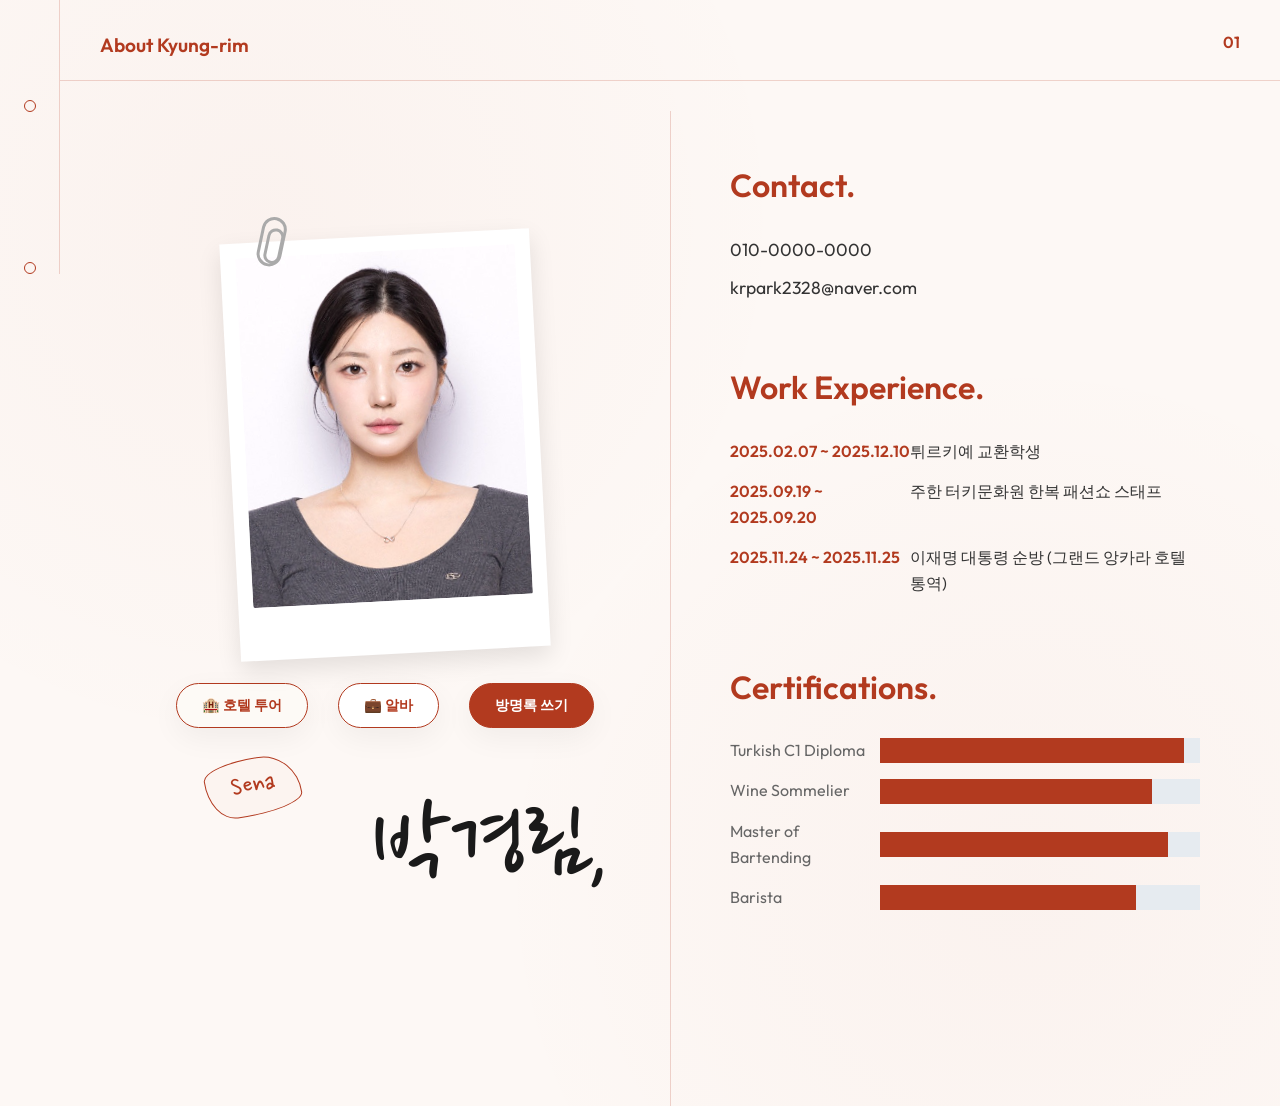
<file: index.html>
<!DOCTYPE html>
<html lang="ko">
<head>
    <meta charset="UTF-8">
    <meta name="viewport" content="width=device-width, initial-scale=1.0">
    <title>Park Kyung-rim | Portfolio</title>
    <meta name="description" content="Portfolio of Park Kyung-rim, Department of Hotel & Convention.">
    <link rel="stylesheet" href="style.css">
</head>
<body class="dashboard">
    <!-- Lateral Decoration Sidebar -->
    <aside class="sidebar">
        <div class="decoration-circle"></div>
        <div class="decoration-circle"></div>
    </aside>

    <main class="container">
        <!-- Structural Dividers -->
        <div class="horizontal-divider"></div>
        <div class="vertical-divider"></div>

        <!-- Header Content -->
        <header class="header-left">About Kyung-rim</header>
        <header class="header-right">01</header>

        <!-- Left Column: Visual Profile -->
        <section class="left-content">
            <div class="polaroid-container">
                <div class="paperclip"></div>
                <!-- Assuming profile.jpg is in the same directory -->
                <img src="profile.jpg" alt="Park Kyung-rim Profile" class="profile-img">
            </div>

            <div class="action-buttons">
                <a href="hotels.html" target="_blank" class="guestbook-btn" style="background-color: #fdfaf6; color: var(--accent-color);">
                    🏨 호텔 투어
                </a>
                <a href="jobs.html" target="_blank" class="guestbook-btn" style="background-color: var(--white); color: var(--accent-color);">
                    💼 알바
                </a>
                <a href="guestbook.html" target="_blank" class="guestbook-btn">
                    방명록 쓰기
                </a>
            </div>

            <div class="name-tag">
                <div class="designer-label">Sena</div>
                <h1 class="name-main">박경림,</h1>
            </div>


        </section>

        <!-- Right Column: Information -->
        <section class="right-content">
            <!-- Contact Section -->
            <section class="contact-section">
                <h2>Contact</h2>
                <div class="contact-info">
                    <p>010-0000-0000</p>
                    <p><a href="mailto:krpark2328@naver.com" style="color: inherit; text-decoration: none;">krpark2328@naver.com</a></p>
                </div>
            </section>

            <!-- Work Experience Section -->
            <section class="experience-section">
                <h2>Work Experience</h2>
                <div class="experience-list">
                    <div class="experience-item">
                        <span class="exp-date">2025.02.07 ~ 2025.12.10</span>
                        <span class="exp-desc">튀르키예 교환학생</span>
                    </div>
                    <div class="experience-item">
                        <span class="exp-date">2025.09.19 ~ 2025.09.20</span>
                        <span class="exp-desc">주한 터키문화원 한복 패션쇼 스태프</span>
                    </div>
                    <div class="experience-item">
                        <span class="exp-date">2025.11.24 ~ 2025.11.25</span>
                        <span class="exp-desc">이재명 대통령 순방 (그랜드 앙카라 호텔 통역)</span>
                    </div>
                </div>
            </section>

            <!-- Certifications Section -->
            <section class="skills-section">
                <h2>Certifications</h2>
                <div class="skills-container">
                    <div class="skill-row">
                        <span class="skill-name">Turkish C1 Diploma</span>
                        <div class="skill-bar-bg"><div class="skill-bar-fill" style="width: 95%;"></div></div>
                    </div>
                    <div class="skill-row">
                        <span class="skill-name">Wine Sommelier</span>
                        <div class="skill-bar-bg"><div class="skill-bar-fill" style="width: 85%;"></div></div>
                    </div>
                    <div class="skill-row">
                        <span class="skill-name">Master of Bartending</span>
                        <div class="skill-bar-bg"><div class="skill-bar-fill" style="width: 90%;"></div></div>
                    </div>
                    <div class="skill-row">
                        <span class="skill-name">Barista</span>
                        <div class="skill-bar-bg"><div class="skill-bar-fill" style="width: 80%;"></div></div>
                    </div>
                </div>
            </section>
        </section>
    </main>

    <script>
        // Trigger skill bar animations on load
        window.addEventListener('load', () => {
            const bars = document.querySelectorAll('.skill-bar-fill');
            bars.forEach(bar => {
                const width = bar.style.width;
                bar.style.width = '0';
                setTimeout(() => {
                    bar.style.width = width;
                }, 200);
            });
        });
    </script>
</body>
</html>
</file>
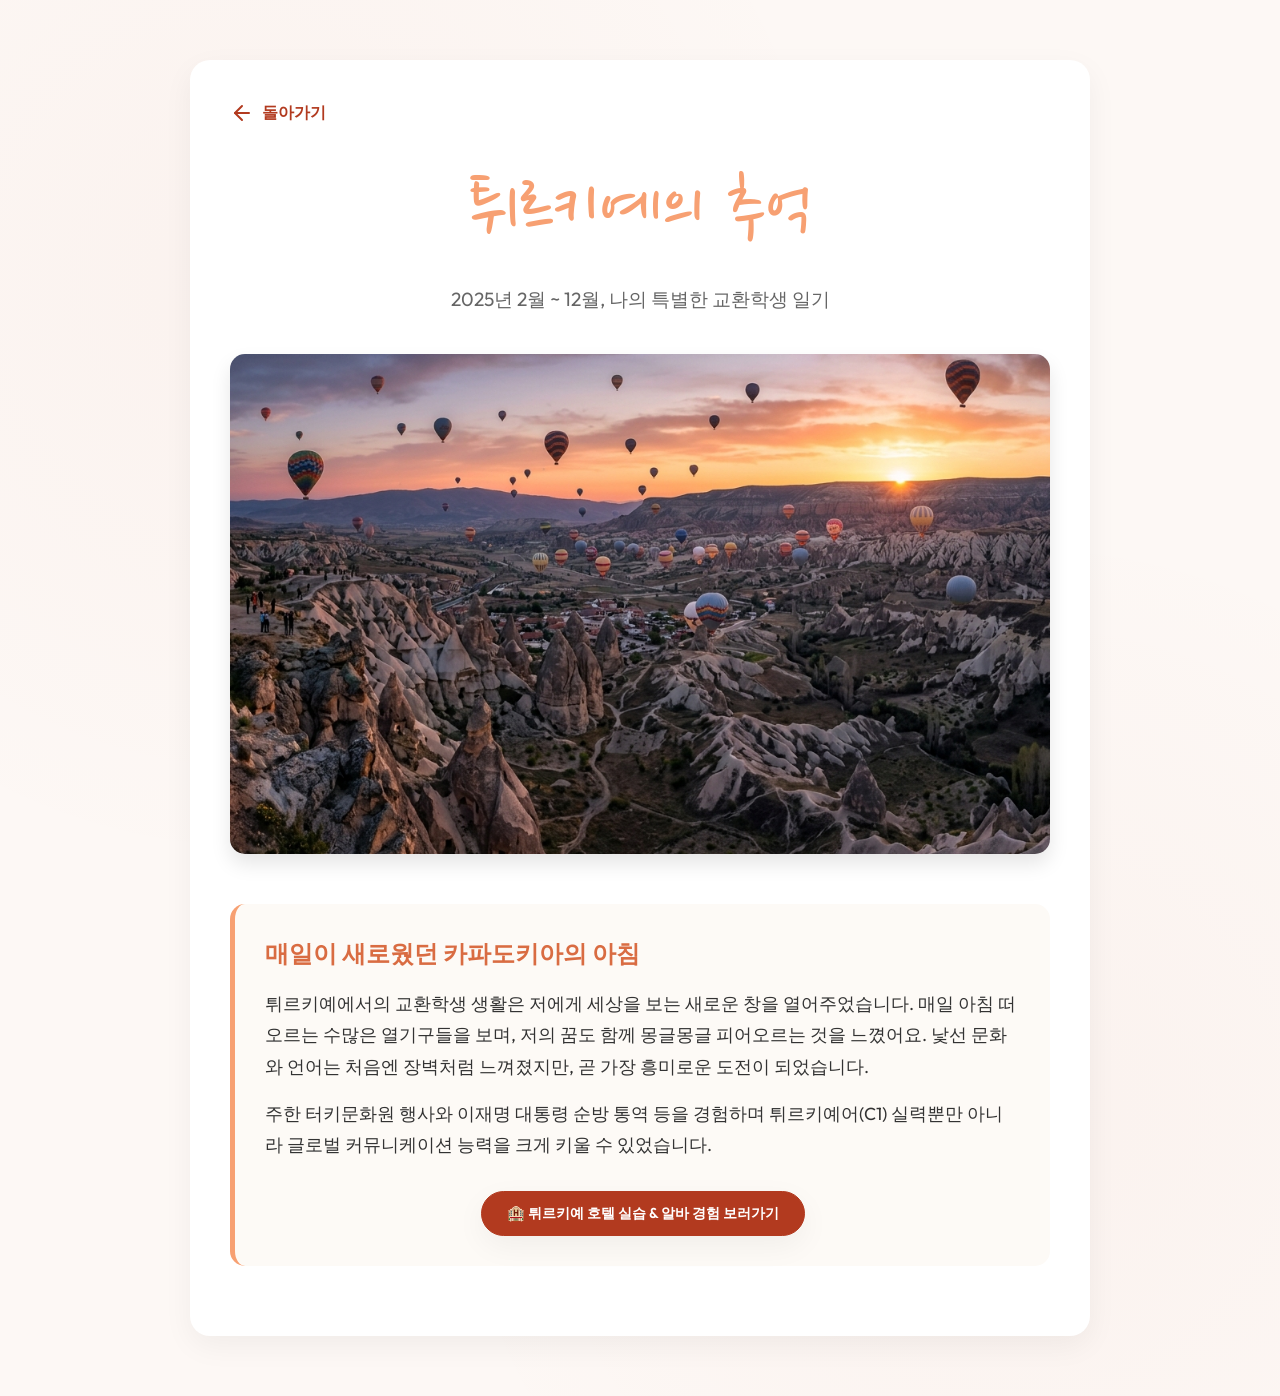
<file: turkey.html>
<!DOCTYPE html>
<html lang="ko">
<head>
    <meta charset="UTF-8">
    <meta name="viewport" content="width=device-width, initial-scale=1.0">
    <title>교환학생 맛보기 | Park Kyung-rim</title>
    <link rel="stylesheet" href="style.css">
    <style>
        .turkey-container {
            max-width: 900px;
            margin: 60px auto;
            padding: 40px;
            background: var(--white);
            border-radius: 20px;
            box-shadow: var(--shadow);
            animation: fadeIn 0.8s ease-out;
        }

        .turkey-header {
            text-align: center;
            margin-bottom: 40px;
        }

        .turkey-header h1 {
            font-family: 'Nanum Pen Script', cursive;
            font-size: 5rem;
            font-weight: normal;
            color: #f7a072;
            margin-bottom: 10px;
        }

        .turkey-header p {
            color: var(--text-muted);
            font-size: 1.2rem;
        }

        .gallery-grid {
            display: grid;
            grid-template-columns: 1fr;
            gap: 30px;
            margin-bottom: 50px;
            border-radius: 15px;
            overflow: hidden;
            box-shadow: 0 10px 20px rgba(0,0,0,0.1);
        }

        .gallery-grid img {
            width: 100%;
            height: auto;
            display: block;
            object-fit: cover;
            max-height: 500px;
        }
        
        .content-section {
            background-color: #fdfaf6;
            padding: 30px;
            border-radius: 15px;
            border-left: 5px solid #f7a072;
            margin-bottom: 30px;
        }

        .content-section h3 {
            color: #d96c42;
            margin-bottom: 15px;
            font-size: 1.5rem;
        }

        .content-section p {
            font-size: 1.1rem;
            line-height: 1.8;
            margin-bottom: 15px;
        }
    </style>
</head>
<body>
    <div class="turkey-container">
        <a href="index.html" class="back-btn" style="margin-bottom: 20px;">
            <svg width="24" height="24" viewBox="0 0 24 24" fill="none" stroke="currentColor" stroke-width="2" stroke-linecap="round" stroke-linejoin="round"><line x1="19" y1="12" x2="5" y2="12"></line><polyline points="12 19 5 12 12 5"></polyline></svg>
            돌아가기
        </a>

        <div class="turkey-header">
            <h1>튀르키예의 추억</h1>
            <p>2025년 2월 ~ 12월, 나의 특별한 교환학생 일기</p>
        </div>

        <div class="gallery-grid">
            <img src="turkey.png" alt="Cappadocia Hot Air Balloons">
        </div>

        <div class="content-section">
            <h3>매일이 새로웠던 카파도키아의 아침</h3>
            <p>튀르키예에서의 교환학생 생활은 저에게 세상을 보는 새로운 창을 열어주었습니다. 매일 아침 떠오르는 수많은 열기구들을 보며, 저의 꿈도 함께 몽글몽글 피어오르는 것을 느꼈어요. 낯선 문화와 언어는 처음엔 장벽처럼 느껴졌지만, 곧 가장 흥미로운 도전이 되었습니다.</p>
            <p>주한 터키문화원 행사와 이재명 대통령 순방 통역 등을 경험하며 튀르키예어(C1) 실력뿐만 아니라 글로벌 커뮤니케이션 능력을 크게 키울 수 있었습니다.</p>
            
            <div style="text-align: center; margin-top: 30px;">
                <a href="hotels.html" class="guestbook-btn" style="display: inline-flex; width: auto;">
                    🏨 튀르키예 호텔 실습 & 알바 경험 보러가기
                </a>
            </div>
        </div>
    </div>
</body>
</html>
</file>
<file: style.css>
@import url('https://fonts.googleapis.com/css2?family=Outfit:wght@300;400;600&family=Nanum+Pen+Script&family=Dongle:wght@300;400&display=swap');

:root {
    --bg-color: #FDF8F5;
    --accent-color: #B23A1F;
    --text-dark: #333333;
    --text-muted: #666666;
    --white: #FFFFFF;
    --sidebar-width: 60px;
    --shadow: 0 10px 30px rgba(0,0,0,0.05);
}

* {
    margin: 0;
    padding: 0;
    box-sizing: border-box;
}

body {
    font-family: 'Outfit', sans-serif;
    background-color: var(--bg-color);
    background-image: 
        radial-gradient(circle at 20% 20%, rgba(178, 58, 31, 0.03) 0%, transparent 40%),
        radial-gradient(circle at 80% 80%, rgba(178, 58, 31, 0.03) 0%, transparent 40%);
    color: var(--text-dark);
    line-height: 1.6;
}

body.dashboard {
    min-height: 100vh;
    display: flex;
    overflow-y: auto;
}

/* Sidebar Decoration */
.sidebar {
    width: var(--sidebar-width);
    height: 100%;
    border-right: 1px solid rgba(178, 58, 31, 0.2);
    display: flex;
    flex-direction: column;
    align-items: center;
    padding-top: 100px;
    gap: 150px;
}

.decoration-circle {
    width: 12px;
    height: 12px;
    border: 1px solid var(--accent-color);
    border-radius: 50%;
}

/* Main Container */
.container {
    flex: 1;
    display: grid;
    grid-template-columns: 1fr 1fr;
    position: relative;
    padding: 40px;
}

.vertical-divider {
    position: absolute;
    left: 50%;
    top: 10%;
    bottom: 0;
    width: 1px;
    background-color: rgba(178, 58, 31, 0.2);
}

.horizontal-divider {
    position: absolute;
    top: 80px;
    left: 0;
    right: 0;
    height: 1px;
    background-color: rgba(178, 58, 31, 0.2);
}

/* Header Sections */
.header-left {
    position: absolute;
    top: 30px;
    left: 40px;
    color: var(--accent-color);
    font-weight: 600;
    font-size: 1.2rem;
}

.header-right {
    position: absolute;
    top: 30px;
    right: 40px;
    color: var(--accent-color);
    font-weight: 600;
}

/* Left Content: Profile Area */
.left-content {
    display: flex;
    flex-direction: column;
    align-items: center;
    justify-content: center;
    padding-top: 80px;
    position: relative;
}

.polaroid-container {
    position: relative;
    background: var(--white);
    padding: 15px 15px 45px 15px;
    box-shadow: 0 10px 25px rgba(0,0,0,0.1);
    transform: rotate(-3deg);
    transition: transform 0.3s ease;
}

.polaroid-container:hover {
    transform: rotate(-1deg) scale(1.02);
}

.paperclip {
    position: absolute;
    top: -25px;
    left: 40px;
    width: 25px;
    height: 50px;
    border: 3px solid #AAAAAA;
    border-radius: 20px;
    z-index: 10;
    background: transparent;
    transform: rotate(15deg);
}

.paperclip::after {
    content: '';
    position: absolute;
    top: 8px;
    left: 4px;
    width: 11px;
    height: 30px;
    border: 3px solid #AAAAAA;
    border-radius: 15px;
}

.profile-img {
    width: 280px;
    height: 350px;
    object-fit: cover;
    filter: sepia(0.05) contrast(1.05);
    border-radius: 2px;
}

.action-buttons {
    display: flex;
    gap: 30px;
    margin-top: 30px;
    align-items: center;
}

.youtube-btn, .guestbook-btn {
    display: flex;
    align-items: center;
    gap: 10px;
    padding: 10px 25px;
    background-color: var(--white);
    color: var(--accent-color);
    border: 1px solid var(--accent-color);
    border-radius: 30px;
    text-decoration: none;
    font-weight: 600;
    font-size: 0.9rem;
    transition: all 0.3s ease;
    box-shadow: var(--shadow);
    white-space: nowrap;
}

.youtube-btn:hover, .guestbook-btn:hover {
    background-color: var(--accent-color);
    color: var(--white);
    transform: translateY(-3px);
    box-shadow: 0 15px 35px rgba(178, 58, 31, 0.2);
}

.guestbook-btn {
    background-color: var(--accent-color);
    color: var(--white);
}

.guestbook-btn:hover {
    background-color: var(--white);
    color: var(--accent-color);
}



/* Guestbook Specific */
.guestbook-container {
    max-width: 800px;
    margin: 80px auto;
    padding: 0 20px;
    animation: fadeIn 0.8s ease-out;
}

.guestbook-header {
    display: flex;
    justify-content: space-between;
    align-items: center;
    margin-bottom: 50px;
}

.back-btn {
    color: var(--accent-color);
    text-decoration: none;
    font-weight: 600;
    display: flex;
    align-items: center;
    gap: 8px;
}

.guestbook-form {
    background: var(--white);
    padding: 30px;
    border-radius: 15px;
    box-shadow: var(--shadow);
    margin-bottom: 50px;
}

.form-group {
    margin-bottom: 20px;
}

.form-group label {
    display: block;
    margin-bottom: 8px;
    font-weight: 600;
    color: var(--accent-color);
}

.form-group input, .form-group textarea {
    width: 100%;
    padding: 12px;
    border: 1px solid rgba(178, 58, 31, 0.2);
    border-radius: 8px;
    font-family: inherit;
    background-color: var(--bg-color);
}

.form-group textarea {
    height: 100px;
    resize: none;
}

.submit-btn {
    width: 100%;
    padding: 12px;
    background-color: var(--accent-color);
    color: var(--white);
    border: none;
    border-radius: 8px;
    font-weight: 600;
    cursor: pointer;
    transition: opacity 0.3s;
}

.submit-btn:hover {
    opacity: 0.9;
}

.message-list {
    display: grid;
    grid-template-columns: repeat(auto-fill, minmax(200px, 1fr));
    gap: 30px;
    padding: 20px 0;
}

.message-card {
    background: #fff9c4; /* Memo Yellow */
    padding: 25px;
    min-height: 200px;
    aspect-ratio: 1 / 1;
    box-shadow: 5px 5px 15px rgba(0,0,0,0.1);
    transform: rotate(-2deg);
    display: flex;
    flex-direction: column;
    justify-content: space-between;
    transition: transform 0.3s;
}

.message-card:nth-child(even) {
    background: #ffecb3; 
    transform: rotate(2deg);
}

.message-card:nth-child(3n) {
    background: #f0f4c3;
    transform: rotate(-1deg);
}

.message-card:hover {
    transform: scale(1.05) rotate(0deg);
    z-index: 10;
}

.message-info {
    display: flex;
    flex-direction: column;
    gap: 5px;
    margin-bottom: 15px;
    font-size: 0.8rem;
    border-bottom: 1px solid rgba(0,0,0,0.05);
    padding-bottom: 5px;
}

.message-name {
    font-weight: 600;
    color: var(--accent-color);
}

.message-date {
    color: #999;
}

.message-content {
    font-family: 'Nanum Pen Script', cursive;
    font-size: 1.5rem;
    line-height: 1.2;
    color: #333;
    flex: 1;
}

.empty-message {
    grid-column: 1 / -1;
    text-align: center;
    color: var(--text-muted);
    padding: 40px;
}


.name-tag {
    margin-top: 50px;
    position: relative;
    width: 100%;
    max-width: 450px;
    display: flex;
    flex-direction: column;
    align-items: flex-end;
}

.designer-label {
    font-family: 'Nanum Pen Script', cursive;
    font-size: 1.8rem;
    color: var(--accent-color);
    border: 1.5px solid var(--accent-color);
    border-radius: 60% 40% 70% 30% / 30% 70% 30% 70%;
    padding: 5px 25px;
    display: inline-block;
    transform: rotate(-8deg);
    position: absolute;
    left: 10%;
    top: -20px;
    background: rgba(178, 58, 31, 0.02);
}

.name-main {
    font-family: 'Nanum Pen Script', cursive;
    font-size: 7rem;
    font-weight: normal;
    text-align: right;
    margin-top: 10px;
    line-height: 1;
    color: #1a1a1a;
    letter-spacing: -1px;
}

.sample-notice {
    position: absolute;
    bottom: 20px;
    left: 40px;
    font-size: 0.8rem;
    color: var(--text-muted);
}

/* Right Content: Info Area */
.right-content {
    display: flex;
    flex-direction: column;
    justify-content: center;
    padding: 120px 40px 40px 60px;
    overflow-y: auto;
}

section {
    margin-bottom: 50px;
}

h2 {
    color: var(--accent-color);
    font-size: 2rem;
    font-weight: 600;
    margin-bottom: 25px;
    position: relative;
}

h2::after {
    content: '.';
}

.contact-info p {
    font-size: 1.1rem;
    margin-bottom: 10px;
}

.experience-item {
    display: grid;
    grid-template-columns: 180px 1fr;
    margin-bottom: 15px;
    align-items: flex-start;
}

.exp-date {
    color: var(--accent-color);
    font-weight: 600;
}

.skills-container {
    width: 100%;
}

.skill-row {
    display: grid;
    grid-template-columns: 150px 1fr;
    margin-bottom: 15px;
    align-items: center;
}

.skill-name {
    font-size: 1rem;
    color: var(--text-muted);
}

.skill-bar-bg {
    height: 25px;
    background-color: #E6EBF0;
    position: relative;
}

.skill-bar-fill {
    height: 100%;
    background-color: var(--accent-color);
    transition: width 1.5s cubic-bezier(0.1, 0, 0.2, 1);
}

/* Animations */
@keyframes fadeIn {
    from { opacity: 0; transform: translateY(20px); }
    to { opacity: 1; transform: translateY(0); }
}

.right-content > * {
    animation: fadeIn 0.8s ease-out forwards;
}

/* Responsive */
@media (max-width: 1024px) {
    body { overflow: auto; height: auto; }
    .container { grid-template-columns: 1fr; }
    .vertical-divider { display: none; }
    .sidebar { display: none; }
    .right-content { padding: 40px; }
}
</file>
